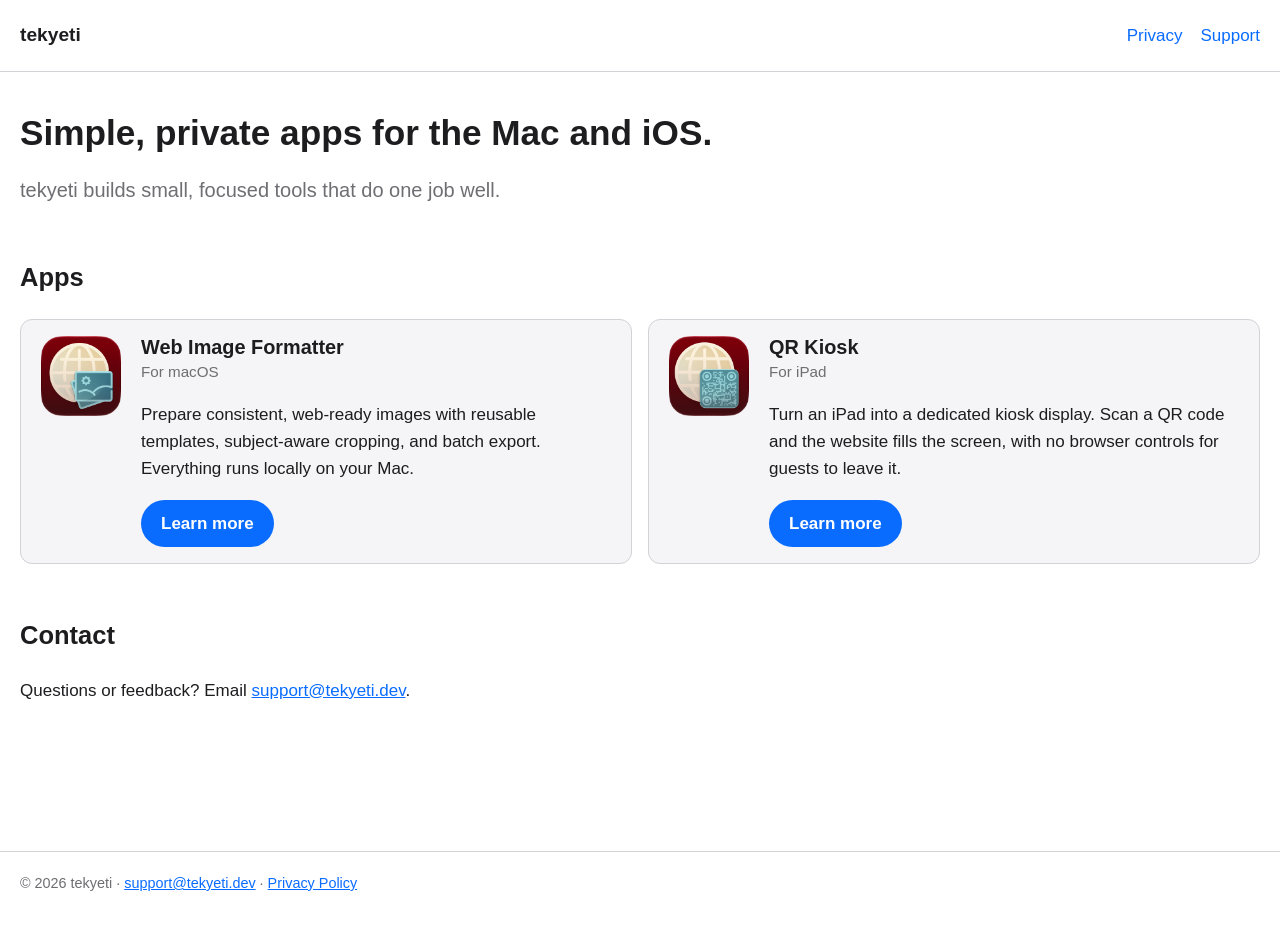
<file: index.html>
<!doctype html>
<html lang="en"><head><meta charset="utf-8"><meta name="viewport" content="width=device-width,initial-scale=1">
<title>tekyeti</title><meta name="description" content="Simple, private apps for the Mac and iOS by tekyeti."><link rel="stylesheet" href="/styles.css?v=2"></head>
<body><header><a class="brand" href="/">tekyeti</a><nav><a href="/privacy/">Privacy</a><a href="/support/">Support</a></nav></header><main>
<h1>Simple, private apps for the Mac and iOS.</h1>
<p class="lead">tekyeti builds small, focused tools that do one job well.</p>
<h2>Apps</h2>
<div class="apps">
<div class="card has-icon"><img class="app-icon" src="/images/web-image-formatter/icon.png" alt="Web Image Formatter app icon" width="80" height="80"><div><h3>Web Image Formatter</h3>
<p class="platform">For macOS</p>
<p>Prepare consistent, web-ready images with reusable templates, subject-aware cropping, and batch export. Everything runs locally on your Mac.</p>
<a class="btn" href="/web-image-formatter/">Learn more</a></div></div>
<div class="card has-icon"><img class="app-icon" src="/images/qr-kiosk/icon.png" alt="QR Kiosk app icon" width="80" height="80"><div><h3>QR Kiosk</h3>
<p class="platform">For iPad</p>
<p>Turn an iPad into a dedicated kiosk display. Scan a QR code and the website fills the screen, with no browser controls for guests to leave it.</p>
<a class="btn" href="/qr-kiosk/">Learn more</a></div></div>
</div>
<h2>Contact</h2>
<p>Questions or feedback? Email <a href="mailto:support@tekyeti.dev">support@tekyeti.dev</a>.</p>
</main><footer>&copy; 2026 tekyeti &middot; <a href="mailto:support@tekyeti.dev">support@tekyeti.dev</a> &middot; <a href="/privacy/">Privacy Policy</a></footer></body></html>
</file>
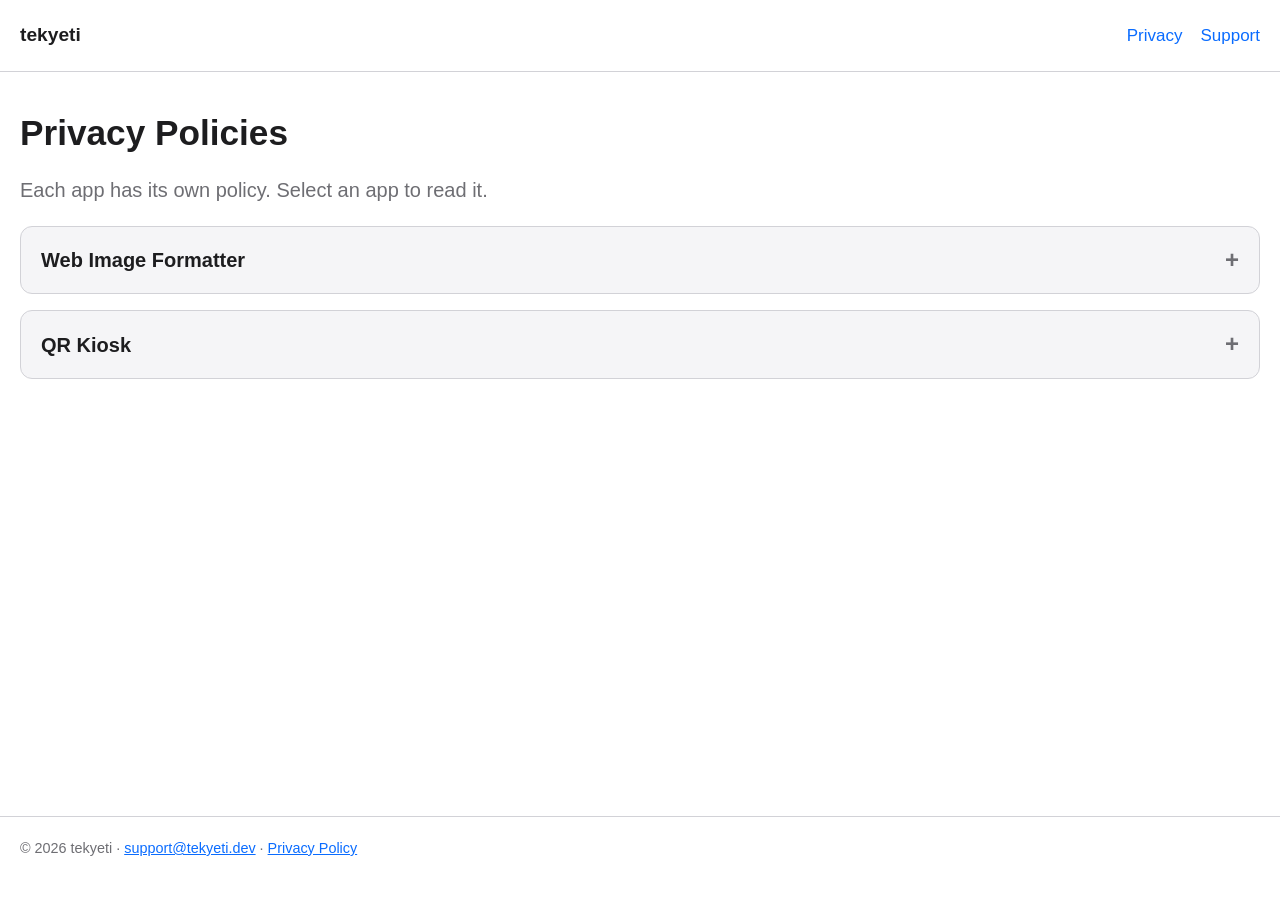
<file: privacy/index.html>
<!doctype html>
<html lang="en"><head><meta charset="utf-8"><meta name="viewport" content="width=device-width,initial-scale=1">
<title>Privacy Policies – tekyeti</title><meta name="description" content="Privacy policies for tekyeti apps."><link rel="stylesheet" href="/styles.css?v=2"></head>
<body><header><a class="brand" href="/">tekyeti</a><nav><a href="/privacy/">Privacy</a><a href="/support/">Support</a></nav></header><main>
<h1>Privacy Policies</h1>
<p class="lead">Each app has its own policy. Select an app to read it.</p>
<details class="app" id="web-image-formatter">
<summary>Web Image Formatter</summary>
<h1>Privacy Policy for Web Image Formatter</h1>
<p><em>Effective date: October 7, 2026</em></p>
<p>Web Image Formatter is developed and provided by tekyeti ("we," "us," or "our"). This policy explains how Web Image Formatter handles information.</p>
<h2>Information we collect</h2>
<p>Web Image Formatter does not collect, transmit, sell, rent, or share personal information or usage data.</p>
<p>The app does not include advertising, analytics, tracking technologies, user accounts, or third-party software development kits that collect data.</p>
<h2>Images, PDFs, and exported files</h2>
<p>Images and PDF files you choose are opened and processed locally on your Mac. They are not uploaded to us or to any third party. The app writes exported images only to a folder you select.</p>
<p>Web Image Formatter does not retain copies of your source files or exported files. Your files remain under your control and are subject to the storage, backup, and synchronization services you choose to use on your Mac.</p>
<h2>App preferences</h2>
<p>Web Image Formatter stores app preferences locally on your Mac, including custom image templates, changes to built-in templates, and your selected template. This information is used only to provide the app's functionality and is not transmitted to us.</p>
<p>You can remove this locally stored information by deleting the app's data from your Mac or by uninstalling the app and removing its associated container data.</p>
<h2>Network access</h2>
<p>Web Image Formatter does not use an internet connection to process images and does not send data to our servers.</p>
<p>If you obtained the app through the Mac App Store, Apple may process information related to downloading, purchasing, updating, diagnostics, and use of the App Store. Apple's handling of that information is governed by Apple's privacy policy.</p>
<h2>Children's privacy</h2>
<p>Web Image Formatter does not knowingly collect personal information from anyone, including children.</p>
<h2>Changes to this policy</h2>
<p>We may update this policy if the app's features or data practices change. The revised policy will include a new effective date. If an update materially changes how information is handled, we will provide notice through the app, its distribution page, or another appropriate method.</p>
<h2>Contact</h2>
<p>Questions about this privacy policy may be sent to:</p>
<p><strong><a href="mailto:support@tekyeti.dev">support@tekyeti.dev</a></strong></p>
</details>
<details class="app" id="qr-kiosk">
<summary>QR Kiosk</summary>
<h1>Privacy Policy for QR Kiosk</h1>
<p><em>Effective date: October 8, 2026</em></p>
<p>TekYeti ("we," "us," or "our") provides the QR Kiosk application for iPadOS. This Privacy Policy explains how QR Kiosk handles information.</p>
<h2>Summary</h2>
<p>QR Kiosk does not require an account and does not include advertising, analytics, or tracking technology. QR Kiosk does not transmit camera images to TekYeti. The app scans a QR code on the device and opens the web address contained in that code.</p>
<h2>Camera and QR codes</h2>
<p>QR Kiosk requests access to the iPad camera solely to detect and read QR codes. Camera images are processed on the device and are not stored or sent to TekYeti.</p>
<p>When QR Kiosk recognizes a QR code containing an HTTP or HTTPS web address, it uses that address to load the corresponding website. The address and the ordinary information needed for an internet connection are consequently sent to the website being opened and its service providers, not to TekYeti unless TekYeti operates that website.</p>
<h2>Websites opened in QR Kiosk</h2>
<p>Websites displayed by QR Kiosk are separate services. Their operators may receive information normally provided during a web request, such as the requested address, IP address, device or browser information, cookies, and information a user submits to the website. A website may also use cookies, local storage, analytics, or other technologies according to its own privacy policy.</p>
<p>TekYeti does not control and is not responsible for the privacy, security, content, or data practices of third-party websites opened from QR codes. Administrators and users should scan only QR codes from trusted sources and review the privacy policy of each website they use.</p>
<h2>Information stored on the iPad</h2>
<p>QR Kiosk may store the following information locally on the iPad:</p>
<ul>
<li>Whether the one-time Settings instructions have already been displayed.</li>
<li>An optional Settings PIN, stored using the iPadOS Keychain.</li>
</ul>
<p>This locally stored information is used only to operate the app. QR Kiosk does not send it to TekYeti.</p>
<h2>Information we collect</h2>
<p>QR Kiosk itself does not collect personal information, usage analytics, advertising identifiers, precise location, contacts, photos, or camera recordings. We do not use information from QR Kiosk to track users across apps or websites.</p>
<p>If an organization configures QR Kiosk to open a website it owns or manages, that organization’s collection and use of information through the website is governed by its own privacy policy and administrative practices.</p>
<h2>Data sharing and sale</h2>
<p>We do not sell personal information collected through QR Kiosk. Because QR Kiosk itself does not collect personal information, we do not share such information with advertisers or data brokers.</p>
<h2>Data retention and deletion</h2>
<p>QR Kiosk does not maintain a TekYeti account or server-side profile for users. The local instruction status and optional Settings PIN remain on the iPad until changed, deleted through the app where applicable, or removed by deleting the app or erasing the device.</p>
<p>The embedded browser used to display scanned websites uses a temporary, non-persistent storage session rather than a saved browsing session. Cookies, cache, and local storage created while a website is open remain available only while that website stays on screen (for example, while an administrator opens Settings and returns to it). When an administrator chooses to scan a new code, this browsing session and all associated website data are discarded from the device. Website operators may separately retain information they received according to their own privacy policies. Requests concerning information collected by a website should be directed to that website’s operator.</p>
<h2>Children’s privacy</h2>
<p>QR Kiosk is not designed to collect personal information from children. The content and age suitability of websites opened by QR codes are controlled by the QR codes provided and the operators of those websites. Administrators are responsible for limiting QR codes and web content appropriately for their users.</p>
<h2>Security</h2>
<p>We use platform security features, including the iPadOS Keychain for the optional Settings PIN. No method of device storage or internet transmission is completely secure, and the security of a website displayed in QR Kiosk depends on that website and its operator.</p>
<h2>Changes to this policy</h2>
<p>We may update this Privacy Policy when QR Kiosk’s features or legal obligations change. We will revise the effective date when an update is published.</p>
<h2>Contact</h2>
<p>For questions about QR Kiosk or this Privacy Policy, contact:</p>
<p>TekYeti<br>Email: <a href="mailto:support@tekyeti.dev">support@tekyeti.dev</a></p>
</details>
<script>
(function(){function o(){var e=location.hash&&document.querySelector(location.hash);if(e&&e.tagName==="DETAILS"){e.open=true;e.scrollIntoView()}}
addEventListener("hashchange",o);o()})();
</script></main><footer>&copy; 2026 tekyeti &middot; <a href="mailto:support@tekyeti.dev">support@tekyeti.dev</a> &middot; <a href="/privacy/">Privacy Policy</a></footer></body></html>
</file>
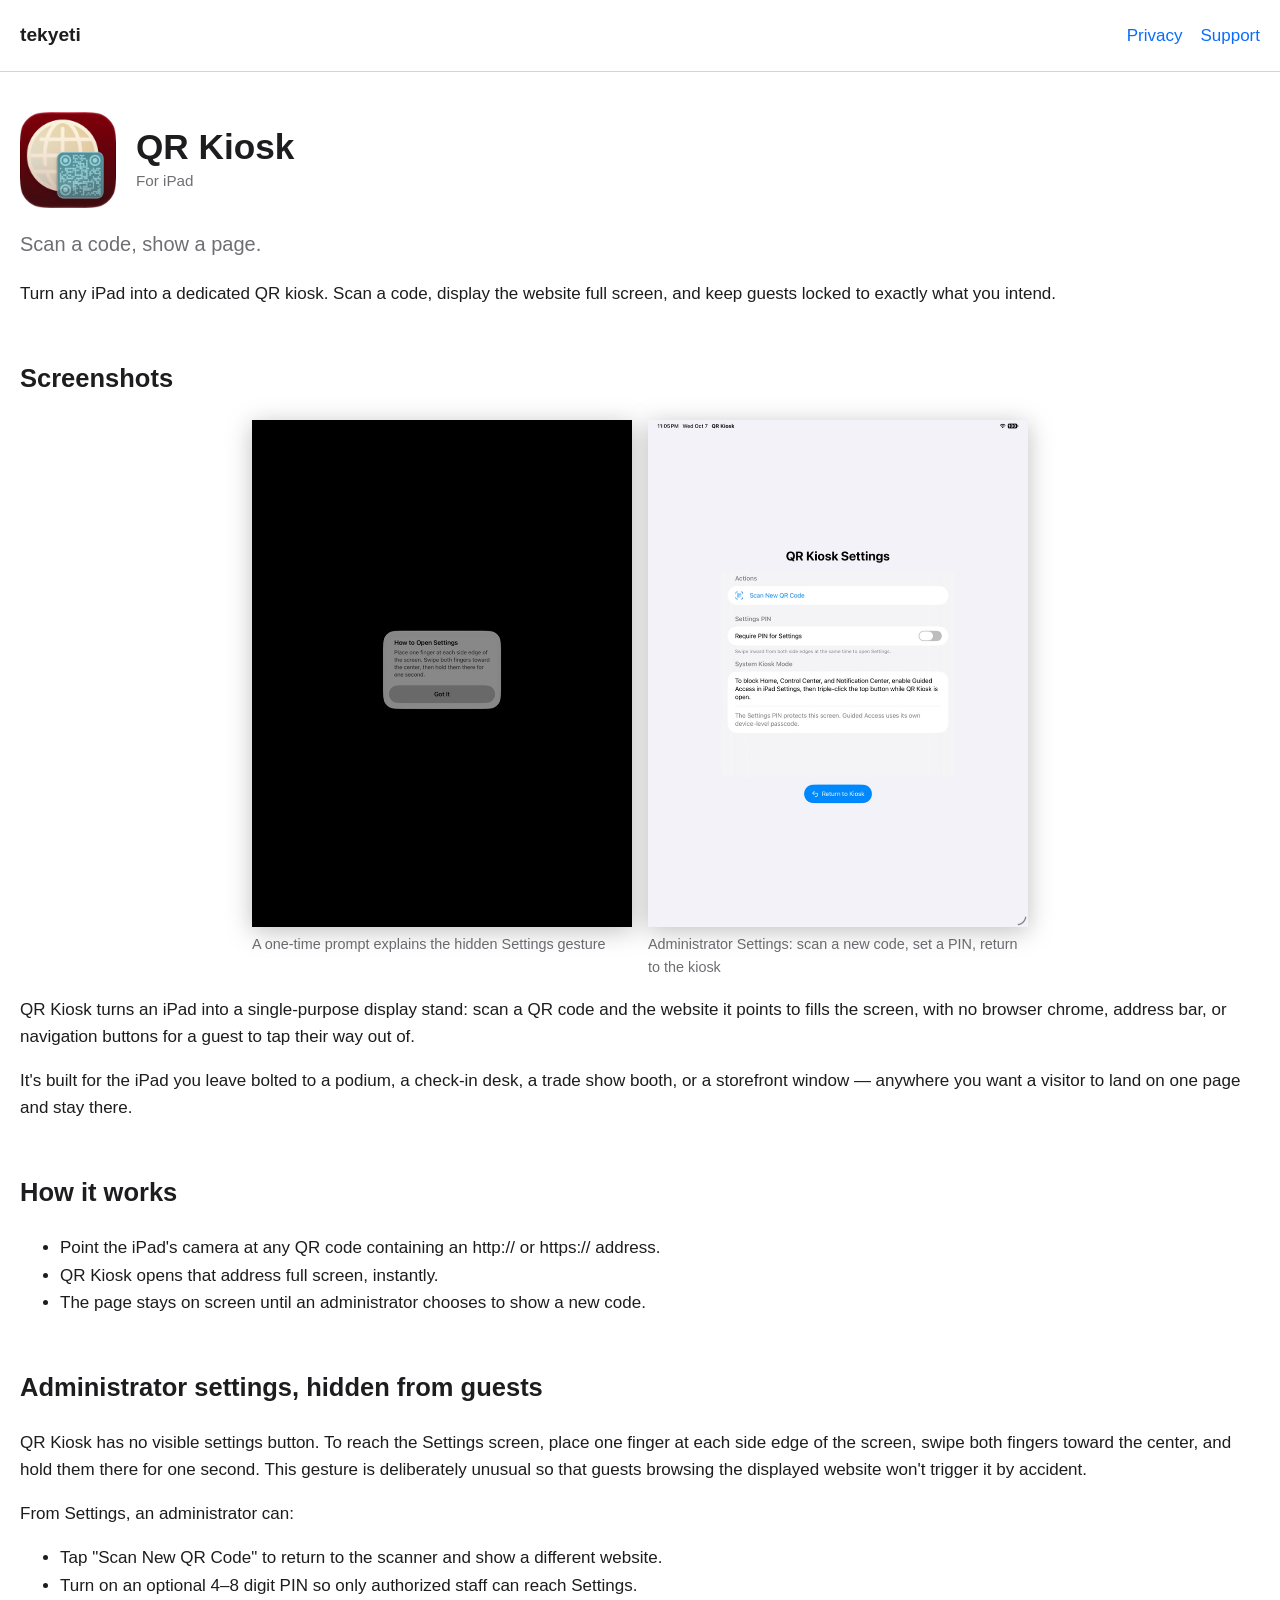
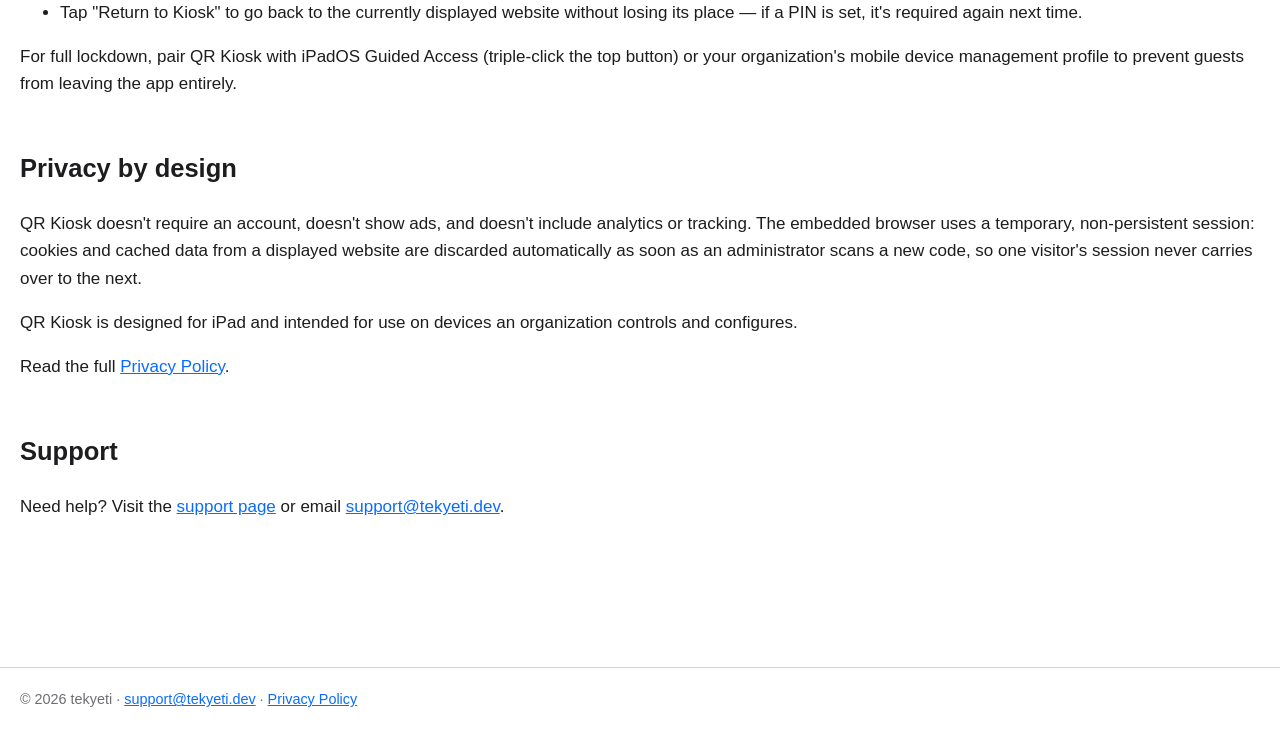
<file: qr-kiosk/index.html>
<!doctype html>
<html lang="en"><head><meta charset="utf-8"><meta name="viewport" content="width=device-width,initial-scale=1">
<title>QR Kiosk for iPad</title><meta name="description" content="QR Kiosk turns an iPad into a dedicated kiosk display. Scan a QR code and the website fills the screen."><link rel="stylesheet" href="/styles.css?v=2"></head>
<body><header><a class="brand" href="/">tekyeti</a><nav><a href="/privacy/">Privacy</a><a href="/support/">Support</a></nav></header><main>
<div class="app-head"><img class="app-icon" src="/images/qr-kiosk/icon.png" alt="QR Kiosk app icon" width="96" height="96"><div><h1>QR Kiosk</h1><p class="platform">For iPad</p></div></div>
<p class="lead">Scan a code, show a page.</p>
<p>Turn any iPad into a dedicated QR kiosk. Scan a code, display the website full screen, and keep guests locked to exactly what you intend.</p>

<h2>Screenshots</h2>
<div class="shots shots-portrait">
<figure><img src="/images/qr-kiosk/screenshot-instructions.png" data-full="/images/qr-kiosk/screenshot-instructions-full.png" alt="How to Open Settings prompt explaining the two-finger edge swipe gesture" loading="lazy"><figcaption>A one-time prompt explains the hidden Settings gesture</figcaption></figure>
<figure><img src="/images/qr-kiosk/screenshot-settings.png" data-full="/images/qr-kiosk/screenshot-settings-full.png" alt="QR Kiosk Settings screen with Scan New QR Code, Settings PIN and Return to Kiosk" loading="lazy"><figcaption>Administrator Settings: scan a new code, set a PIN, return to the kiosk</figcaption></figure>
</div>
<dialog id="lightbox" aria-label="Screenshot viewer"><button class="lb-btn lb-prev" aria-label="Previous screenshot">&#8249;</button><img alt=""><button class="lb-btn lb-next" aria-label="Next screenshot">&#8250;</button></dialog>

<p>QR Kiosk turns an iPad into a single-purpose display stand: scan a QR code and the website it points to fills the screen, with no browser chrome, address bar, or navigation buttons for a guest to tap their way out of.</p>
<p>It's built for the iPad you leave bolted to a podium, a check-in desk, a trade show booth, or a storefront window &mdash; anywhere you want a visitor to land on one page and stay there.</p>

<h2>How it works</h2>
<ul>
<li>Point the iPad's camera at any QR code containing an http:// or https:// address.</li>
<li>QR Kiosk opens that address full screen, instantly.</li>
<li>The page stays on screen until an administrator chooses to show a new code.</li>
</ul>

<h2>Administrator settings, hidden from guests</h2>
<p>QR Kiosk has no visible settings button. To reach the Settings screen, place one finger at each side edge of the screen, swipe both fingers toward the center, and hold them there for one second. This gesture is deliberately unusual so that guests browsing the displayed website won't trigger it by accident.</p>
<p>From Settings, an administrator can:</p>
<ul>
<li>Tap "Scan New QR Code" to return to the scanner and show a different website.</li>
<li>Turn on an optional 4&ndash;8 digit PIN so only authorized staff can reach Settings.</li>
<li>Tap "Return to Kiosk" to go back to the currently displayed website without losing its place &mdash; if a PIN is set, it's required again next time.</li>
</ul>
<p>For full lockdown, pair QR Kiosk with iPadOS Guided Access (triple-click the top button) or your organization's mobile device management profile to prevent guests from leaving the app entirely.</p>

<h2>Privacy by design</h2>
<p>QR Kiosk doesn't require an account, doesn't show ads, and doesn't include analytics or tracking. The embedded browser uses a temporary, non-persistent session: cookies and cached data from a displayed website are discarded automatically as soon as an administrator scans a new code, so one visitor's session never carries over to the next.</p>
<p>QR Kiosk is designed for iPad and intended for use on devices an organization controls and configures.</p>
<p>Read the full <a href="/privacy/#qr-kiosk">Privacy Policy</a>.</p>

<h2>Support</h2>
<p>Need help? Visit the <a href="/support/#qr-kiosk">support page</a> or email <a href="mailto:support@tekyeti.dev">support@tekyeti.dev</a>.</p>

<script>
(function(){var d=document.getElementById("lightbox");if(!d||!d.showModal)return;
var im=d.querySelector("img"),imgs=[].slice.call(document.querySelectorAll(".shots img")),i=0,x0=null;
function show(n){i=(n+imgs.length)%imgs.length;var t=imgs[i];im.src=t.dataset.full||t.src;im.alt=t.alt;
[1,-1].forEach(function(k){var u=imgs[(i+k+imgs.length)%imgs.length];(new Image).src=u.dataset.full||u.src})}
function open(n){show(n);if(!d.open)d.showModal()}
imgs.forEach(function(t,n){t.tabIndex=0;t.setAttribute("role","button");
t.addEventListener("click",function(){open(n)});
t.addEventListener("keydown",function(e){if(e.key==="Enter"||e.key===" "){e.preventDefault();open(n)}})});
if(imgs.length<2)d.classList.add("single");
d.querySelector(".lb-prev").addEventListener("click",function(e){e.stopPropagation();show(i-1)});
d.querySelector(".lb-next").addEventListener("click",function(e){e.stopPropagation();show(i+1)});
d.addEventListener("keydown",function(e){if(e.key==="ArrowLeft"){e.preventDefault();show(i-1)}else if(e.key==="ArrowRight"){e.preventDefault();show(i+1)}});
d.addEventListener("touchstart",function(e){x0=e.touches[0].clientX},{passive:true});
d.addEventListener("touchend",function(e){if(x0===null)return;var dx=e.changedTouches[0].clientX-x0;x0=null;if(Math.abs(dx)>50){show(i+(dx<0?1:-1));d._swiped=true}},{passive:true});
d.addEventListener("click",function(){if(d._swiped){d._swiped=false;return}d.close()})})();
</script></main><footer>&copy; 2026 tekyeti &middot; <a href="mailto:support@tekyeti.dev">support@tekyeti.dev</a> &middot; <a href="/privacy/">Privacy Policy</a></footer></body></html>
</file>
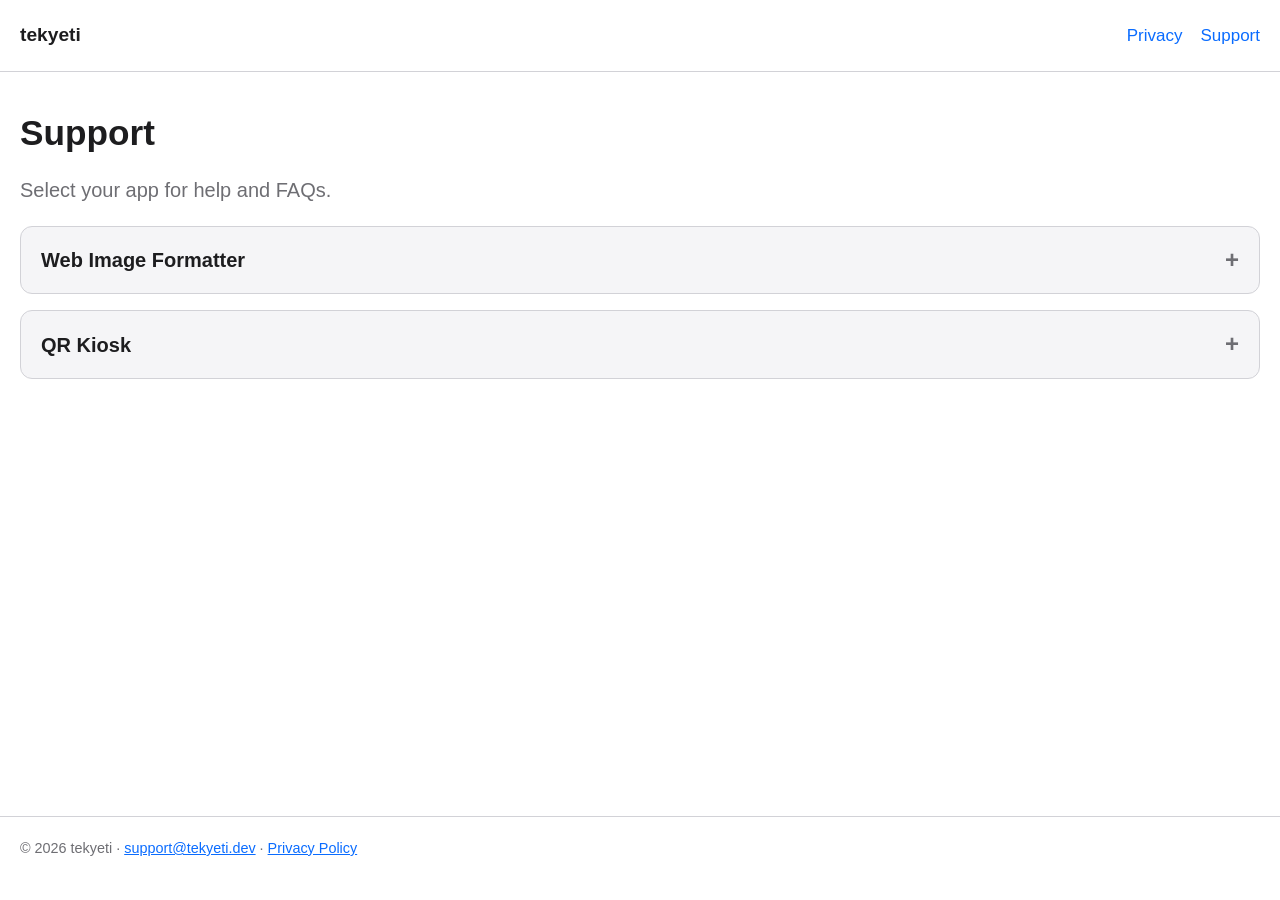
<file: support/index.html>
<!doctype html>
<html lang="en"><head><meta charset="utf-8"><meta name="viewport" content="width=device-width,initial-scale=1">
<title>Support – tekyeti</title><meta name="description" content="Get help with tekyeti apps."><link rel="stylesheet" href="/styles.css?v=2"></head>
<body><header><a class="brand" href="/">tekyeti</a><nav><a href="/privacy/">Privacy</a><a href="/support/">Support</a></nav></header><main>
<h1>Support</h1>
<p class="lead">Select your app for help and FAQs.</p>
<details class="app" id="web-image-formatter">
<summary>Web Image Formatter</summary>
<p>Email <a href="mailto:support@tekyeti.dev">support@tekyeti.dev</a> and include your macOS version and a description of the problem. We aim to reply within a few business days.</p>
<h2>FAQ</h2>
<h3>Where do my exported files go?</h3>
<p>Only to the folder you select. The app never uploads files anywhere.</p>
<h3>Does the app collect any data?</h3>
<p>No. See the <a href="/privacy/">Privacy Policy</a>.</p>
<h3>How do I remove the app's saved templates?</h3>
<p>Delete the app's data from your Mac, or uninstall the app and remove its container data.</p>
</details>
<details class="app" id="qr-kiosk">
<summary>QR Kiosk</summary>
<h1>QR Kiosk &mdash; Support &amp; FAQ</h1>
<p>Need help with QR Kiosk? Start here. If your question isn't answered below, contact TekYeti at <a href="mailto:support@tekyeti.dev">support@tekyeti.dev</a>.</p>
<h2>What does QR Kiosk do?</h2>
<p>QR Kiosk turns an iPad into a dedicated kiosk display. Point the camera at a QR code containing a web address, and QR Kiosk opens that page full screen with no address bar or navigation controls &mdash; so guests see exactly one page, not a general-purpose web browser.</p>
<h2>How do I open the hidden Settings screen?</h2>
<p>QR Kiosk has no visible Settings button by design, so guests can't accidentally change its configuration. To open Settings:</p>
<ol>
<li>Place one finger at each side edge of the screen (left edge and right edge).</li>
<li>Swipe both fingers toward the center of the screen at the same time.</li>
<li>Hold both fingers in the center for about one second.</li>
</ol>
<p>If a Settings PIN has been set, you'll be asked to enter it next.</p>
<h2>How do I show a different website?</h2>
<p>Open Settings using the gesture above, then tap <strong>Scan New QR Code</strong>. This returns to the camera scanner so you can scan a different code. Scanning a new code also clears any cookies or cached data left over from the previous website.</p>
<h2>How do I get back to the website without losing it?</h2>
<p>Open Settings using the gesture above, then tap <strong>Return to Kiosk</strong>. The website that was already open is still there, exactly where you left it &mdash; this does not reset or reload it.</p>
<h2>How do I set or change the Settings PIN?</h2>
<p>Open Settings using the gesture, then under <strong>Settings PIN</strong>, turn on <strong>Require PIN for Settings</strong> and enter a 4&ndash;8 digit PIN twice to confirm. To remove the PIN, turn the toggle off. If you've forgotten the PIN, it can only be cleared by deleting and reinstalling the app, which also erases all local app data.</p>
<h2>How do I fully lock the iPad to this app?</h2>
<p>QR Kiosk's gesture and PIN keep casual visitors out of Settings, but for stronger lockdown (blocking the Home button, Control Center, and app switching), use iPadOS's built-in <strong>Guided Access</strong>:</p>
<ol>
<li>In the iPad's Settings app, enable Accessibility &gt; Guided Access.</li>
<li>Open QR Kiosk.</li>
<li>Triple-click the top button to start a Guided Access session.</li>
</ol>
<p>Guided Access uses its own device passcode, separate from the QR Kiosk Settings PIN. Organizations managing many iPads may instead use Mobile Device Management (MDM) to achieve the same result at scale.</p>
<h2>Does QR Kiosk keep a history of scanned websites?</h2>
<p>No. QR Kiosk doesn't save a browsing history or list of previously scanned codes. The current website stays loaded until an administrator scans a new code; at that point its cookies, cache, and any data it stored are discarded automatically.</p>
<h2>Does QR Kiosk collect my data?</h2>
<p>No. QR Kiosk doesn't require an account and has no analytics, advertising, or tracking. See the full <a href="/privacy/#qr-kiosk">Privacy Policy</a> for details, including how websites opened through QR Kiosk may handle data on their own.</p>
<h2>The camera isn't scanning anything. What should I check?</h2>
<ul>
<li>Make sure QR Kiosk has camera permission: iPad Settings &gt; QR Kiosk &gt; Camera.</li>
<li>Make sure the QR code encodes a plain http:// or https:// web address &mdash; QR Kiosk ignores codes that don't contain a web address.</li>
<li>Make sure there's enough light and the code isn't too far from or too close to the camera.</li>
</ul>
<h2>What iPadOS version is required?</h2>
<p>QR Kiosk requires iPadOS 18.4 or later and is designed for iPad only.</p>
<h2>Still need help?</h2>
<p>Contact TekYeti at <a href="mailto:support@tekyeti.dev">support@tekyeti.dev</a>.</p>
</details>
<script>
(function(){function o(){var e=location.hash&&document.querySelector(location.hash);if(e&&e.tagName==="DETAILS"){e.open=true;e.scrollIntoView()}}
addEventListener("hashchange",o);o()})();
</script></main><footer>&copy; 2026 tekyeti &middot; <a href="mailto:support@tekyeti.dev">support@tekyeti.dev</a> &middot; <a href="/privacy/">Privacy Policy</a></footer></body></html>
</file>
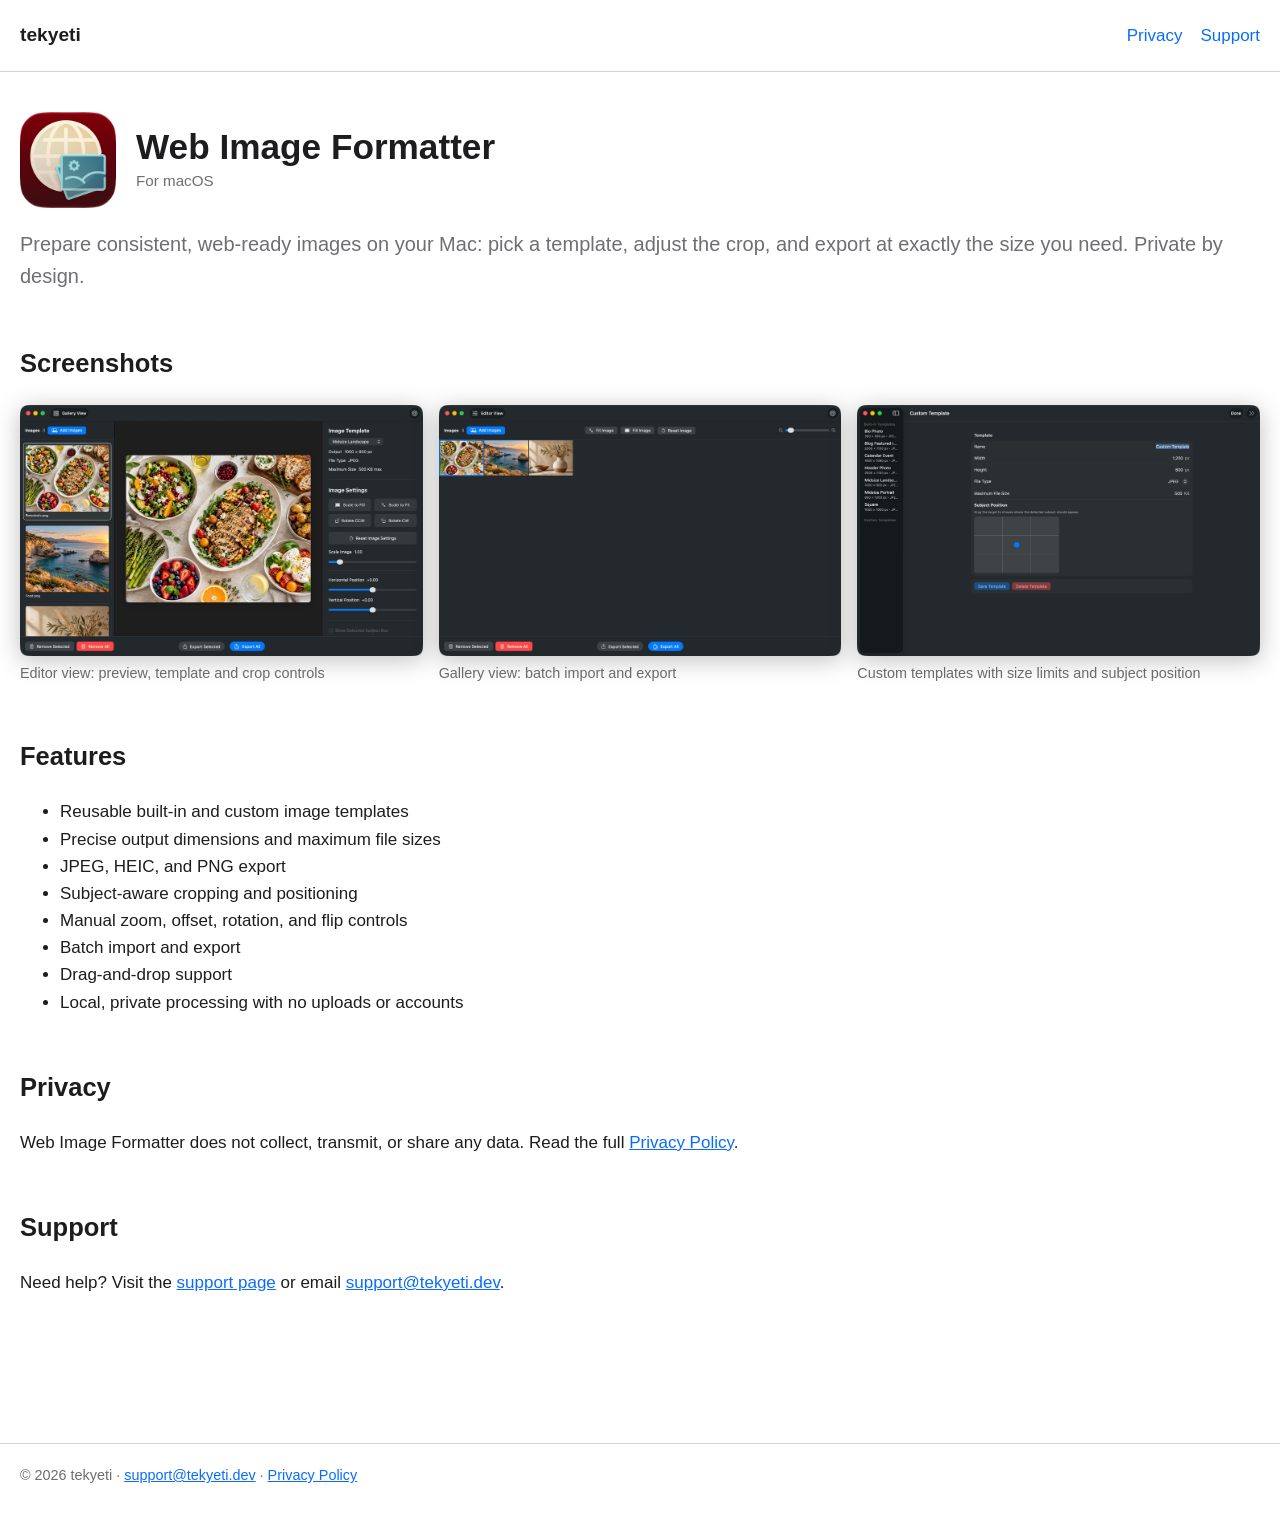
<file: web-image-formatter/index.html>
<!doctype html>
<html lang="en"><head><meta charset="utf-8"><meta name="viewport" content="width=device-width,initial-scale=1">
<title>Web Image Formatter for Mac</title><meta name="description" content="Web Image Formatter resizes and exports images and PDFs to web-ready sizes using templates, entirely on your Mac."><link rel="stylesheet" href="/styles.css?v=2"></head>
<body><header><a class="brand" href="/">tekyeti</a><nav><a href="/privacy/">Privacy</a><a href="/support/">Support</a></nav></header><main>
<div class="app-head"><img class="app-icon" src="/images/web-image-formatter/icon.png" alt="Web Image Formatter app icon" width="96" height="96"><div><h1>Web Image Formatter</h1><p class="platform">For macOS</p></div></div>
<p class="lead">Prepare consistent, web-ready images on your Mac: pick a template, adjust the crop, and export at exactly the size you need. Private by design.</p>

<h2>Screenshots</h2>
<div class="shots">
<figure><img src="/images/web-image-formatter/screenshot-gallery.png" data-full="/images/web-image-formatter/screenshot-gallery-full.png" alt="Editor view showing an image preview with template and image settings" loading="lazy"><figcaption>Editor view: preview, template and crop controls</figcaption></figure>
<figure><img src="/images/web-image-formatter/screenshot-editor.png" data-full="/images/web-image-formatter/screenshot-editor-full.png" alt="Gallery view showing a grid of imported images" loading="lazy"><figcaption>Gallery view: batch import and export</figcaption></figure>
<figure><img src="/images/web-image-formatter/screenshot-templates.png" data-full="/images/web-image-formatter/screenshot-templates-full.png" alt="Custom template editor with dimensions, file type, maximum size and subject position" loading="lazy"><figcaption>Custom templates with size limits and subject position</figcaption></figure>
</div>
<dialog id="lightbox" aria-label="Screenshot viewer"><button class="lb-btn lb-prev" aria-label="Previous screenshot">&#8249;</button><img alt=""><button class="lb-btn lb-next" aria-label="Next screenshot">&#8250;</button></dialog>

<h2>Features</h2>
<ul>
<li>Reusable built-in and custom image templates</li>
<li>Precise output dimensions and maximum file sizes</li>
<li>JPEG, HEIC, and PNG export</li>
<li>Subject-aware cropping and positioning</li>
<li>Manual zoom, offset, rotation, and flip controls</li>
<li>Batch import and export</li>
<li>Drag-and-drop support</li>
<li>Local, private processing with no uploads or accounts</li>
</ul>

<h2>Privacy</h2>
<p>Web Image Formatter does not collect, transmit, or share any data. Read the full <a href="/privacy/#web-image-formatter">Privacy Policy</a>.</p>

<h2>Support</h2>
<p>Need help? Visit the <a href="/support/#web-image-formatter">support page</a> or email <a href="mailto:support@tekyeti.dev">support@tekyeti.dev</a>.</p>

<script>
(function(){var d=document.getElementById("lightbox");if(!d||!d.showModal)return;
var im=d.querySelector("img"),imgs=[].slice.call(document.querySelectorAll(".shots img")),i=0,x0=null;
function show(n){i=(n+imgs.length)%imgs.length;var t=imgs[i];im.src=t.dataset.full||t.src;im.alt=t.alt;
[1,-1].forEach(function(k){var u=imgs[(i+k+imgs.length)%imgs.length];(new Image).src=u.dataset.full||u.src})}
function open(n){show(n);if(!d.open)d.showModal()}
imgs.forEach(function(t,n){t.tabIndex=0;t.setAttribute("role","button");
t.addEventListener("click",function(){open(n)});
t.addEventListener("keydown",function(e){if(e.key==="Enter"||e.key===" "){e.preventDefault();open(n)}})});
if(imgs.length<2)d.classList.add("single");
d.querySelector(".lb-prev").addEventListener("click",function(e){e.stopPropagation();show(i-1)});
d.querySelector(".lb-next").addEventListener("click",function(e){e.stopPropagation();show(i+1)});
d.addEventListener("keydown",function(e){if(e.key==="ArrowLeft"){e.preventDefault();show(i-1)}else if(e.key==="ArrowRight"){e.preventDefault();show(i+1)}});
d.addEventListener("touchstart",function(e){x0=e.touches[0].clientX},{passive:true});
d.addEventListener("touchend",function(e){if(x0===null)return;var dx=e.changedTouches[0].clientX-x0;x0=null;if(Math.abs(dx)>50){show(i+(dx<0?1:-1));d._swiped=true}},{passive:true});
d.addEventListener("click",function(){if(d._swiped){d._swiped=false;return}d.close()})})();
</script></main><footer>&copy; 2026 tekyeti &middot; <a href="mailto:support@tekyeti.dev">support@tekyeti.dev</a> &middot; <a href="/privacy/">Privacy Policy</a></footer></body></html>
</file>
<file: styles.css>
:root{--bg:#fff;--fg:#1d1d1f;--muted:#6e6e73;--accent:#0a6cff;--card:#f5f5f7;--line:#d2d2d7}
@media(prefers-color-scheme:dark){:root{--bg:#111;--fg:#f5f5f7;--muted:#a1a1a6;--accent:#4f9bff;--card:#1c1c1e;--line:#3a3a3c}}
*{box-sizing:border-box}
body{margin:0;background:var(--bg);color:var(--fg);font:17px/1.6 -apple-system,BlinkMacSystemFont,"Segoe UI",Roboto,sans-serif}
a{color:var(--accent)}
header,main,footer{max-width:1520px;margin:0 auto;padding:0 20px}
header{display:flex;justify-content:space-between;align-items:center;padding-top:20px;padding-bottom:20px;border-bottom:1px solid var(--line)}
header .brand{font-weight:700;font-size:1.2rem;color:var(--fg);text-decoration:none}
nav a{margin-left:18px;text-decoration:none}
main{padding-top:40px;padding-bottom:40px}
h1{font-size:2.2rem;line-height:1.2;margin:0 0 .5em}
h2{margin-top:2em}
.lead{font-size:1.25rem;color:var(--muted)}
.card{background:var(--card);border:1px solid var(--line);border-radius:12px;padding:16px 20px;margin:16px 0}
.card h3{margin:.2em 0}
.btn{display:inline-block;background:var(--accent);color:#fff;padding:10px 20px;border-radius:999px;text-decoration:none;font-weight:600}
table{border-collapse:collapse;width:100%}
td,th{border-bottom:1px solid var(--line);padding:8px 6px;text-align:left;vertical-align:top}
th{width:30%;color:var(--muted);font-weight:600}
code,pre{font-family:ui-monospace,Menlo,monospace}
pre{white-space:pre-wrap;background:var(--card);padding:12px;border-radius:8px;border:1px solid var(--line)}
footer{padding-top:20px;padding-bottom:40px;border-top:1px solid var(--line);color:var(--muted);font-size:.9rem}

details.app{background:var(--card);border:1px solid var(--line);border-radius:12px;margin:16px 0;padding:0 20px}
details.app>summary{cursor:pointer;font-weight:700;font-size:1.25rem;padding:14px 0;list-style:none;display:flex;justify-content:space-between;align-items:center}
details.app>summary::-webkit-details-marker{display:none}
details.app>summary::after{content:"+";font-size:1.5rem;color:var(--muted)}
details.app[open]>summary::after{content:"\2212"}
details.app[open]>summary{border-bottom:1px solid var(--line);margin-bottom:12px}
details.app>:last-child{margin-bottom:16px}
details.app h2{font-size:1.1rem;margin-top:1.5em}
.note{color:var(--muted);font-size:.95rem}
body{min-height:100vh;display:flex;flex-direction:column}
header,main,footer{width:100%}
main{flex:1}
footer{margin-top:10vh}
.app-head{display:flex;align-items:center;gap:20px;margin-bottom:8px}
.app-head h1{margin:0}
.app-icon{width:96px;height:96px;flex:none}
.card.has-icon{display:flex;gap:20px;align-items:flex-start}
.card.has-icon h3{margin-top:0;line-height:1.2}
.card.has-icon .app-icon{width:80px;height:80px}
.shots{display:flex;gap:16px;margin:16px 0}
.shots figure{margin:0;flex:1 1 0;min-width:0}
.shots img{width:100%;height:auto;display:block;filter:drop-shadow(0 4px 12px rgba(0,0,0,.25))}
.shots figcaption{color:var(--muted);font-size:.9rem;margin-top:6px}
@media(max-width:700px){.shots{flex-direction:column}}
.shots img{cursor:zoom-in}
dialog#lightbox{border:0;padding:0;background:transparent;max-width:95vw;max-height:95vh;overflow:visible}
dialog#lightbox::backdrop{background:rgba(0,0,0,.8)}
dialog#lightbox img{display:block;width:95vw;height:95vh;object-fit:contain;cursor:zoom-out}
.shots-portrait{justify-content:center}
.shots-portrait figure{flex:0 1 380px}
.apps{display:flex;flex-wrap:wrap;gap:16px;margin:16px 0}
.apps .card{flex:1 1 calc(50% - 8px);min-width:0;margin:0}
@media(max-width:700px){.apps .card{flex-basis:100%}}
.lb-btn{position:fixed;top:50%;transform:translateY(-50%);width:48px;height:48px;border-radius:50%;border:0;background:rgba(0,0,0,.55);color:#fff;font-size:2rem;line-height:1;cursor:pointer;display:flex;align-items:center;justify-content:center;padding:0 0 4px}
.lb-btn:hover,.lb-btn:focus-visible{background:rgba(0,0,0,.8)}
.lb-prev{left:12px}.lb-next{right:12px}
dialog#lightbox.single .lb-btn{display:none}
.platform{color:var(--muted);margin:0 0 .5em;font-size:.95rem}
.app-head .platform{margin:0}
.card.has-icon h3{margin-bottom:0}
</file>
